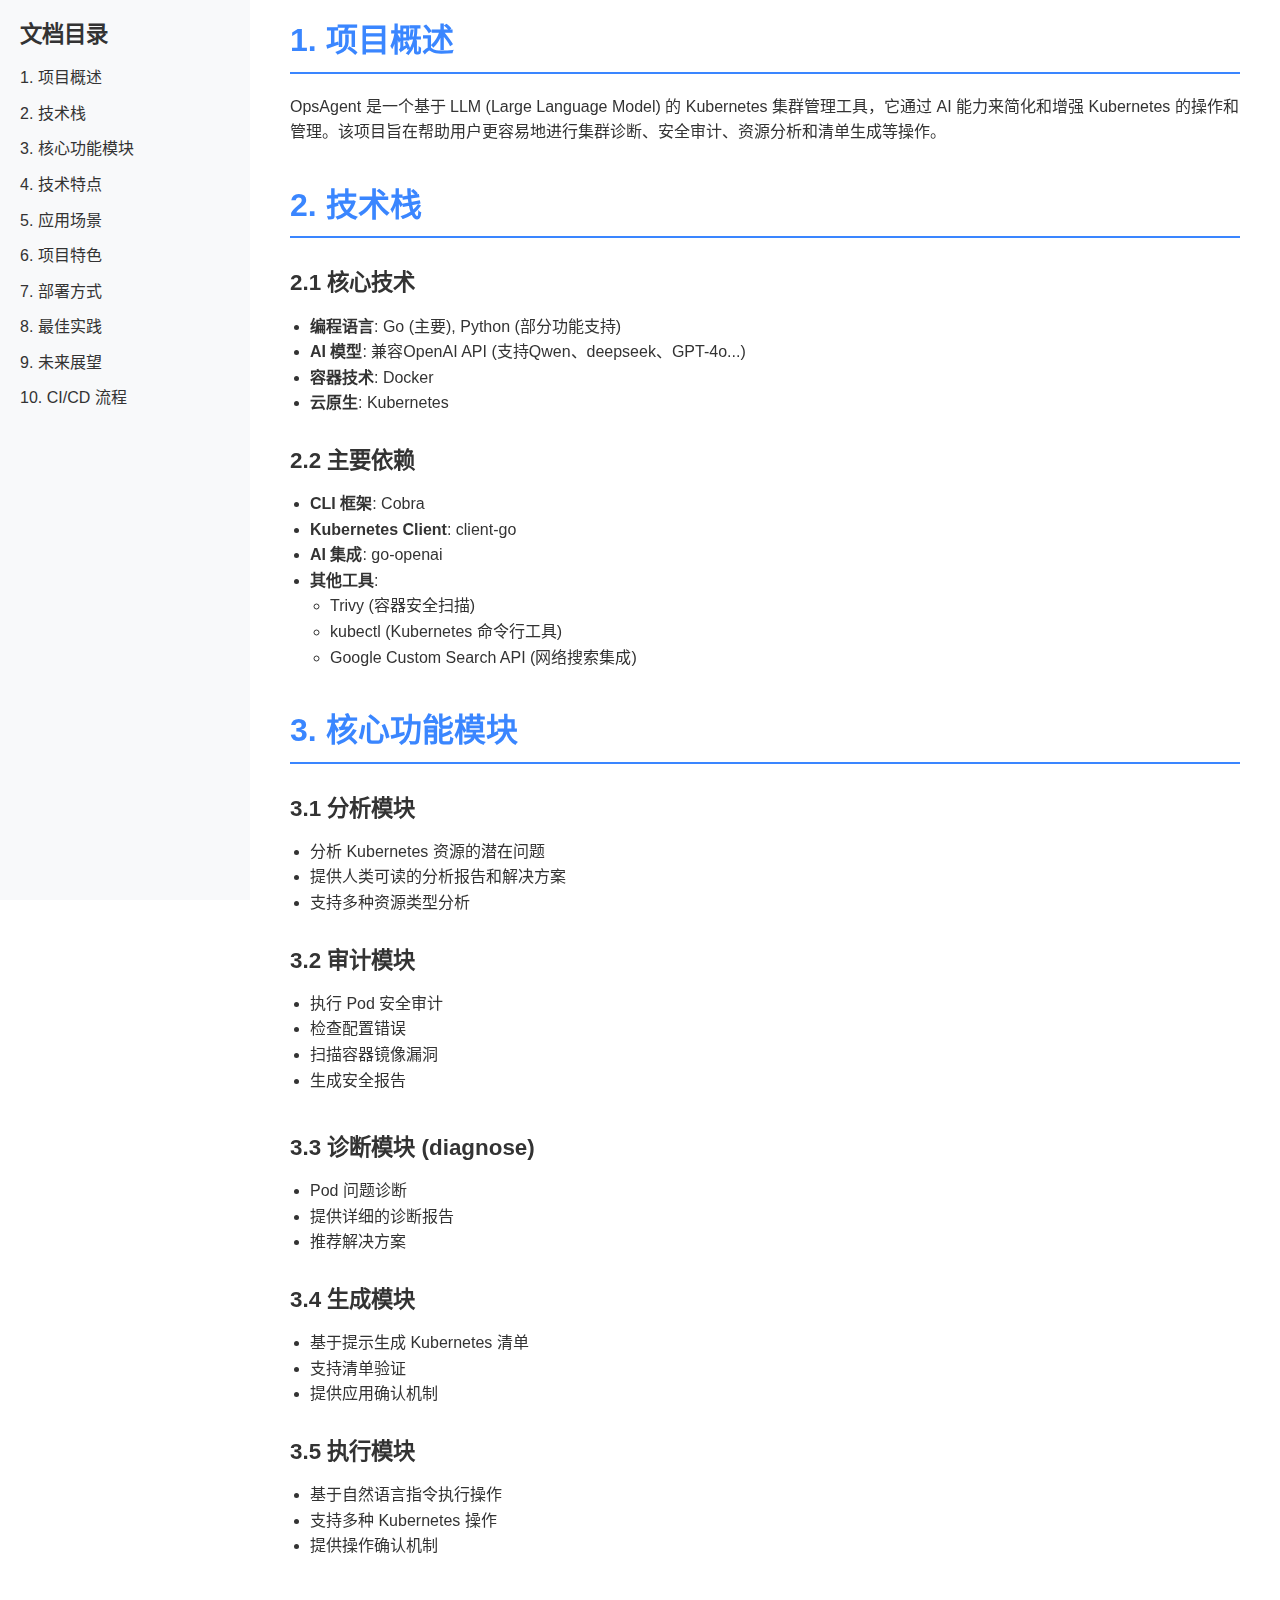
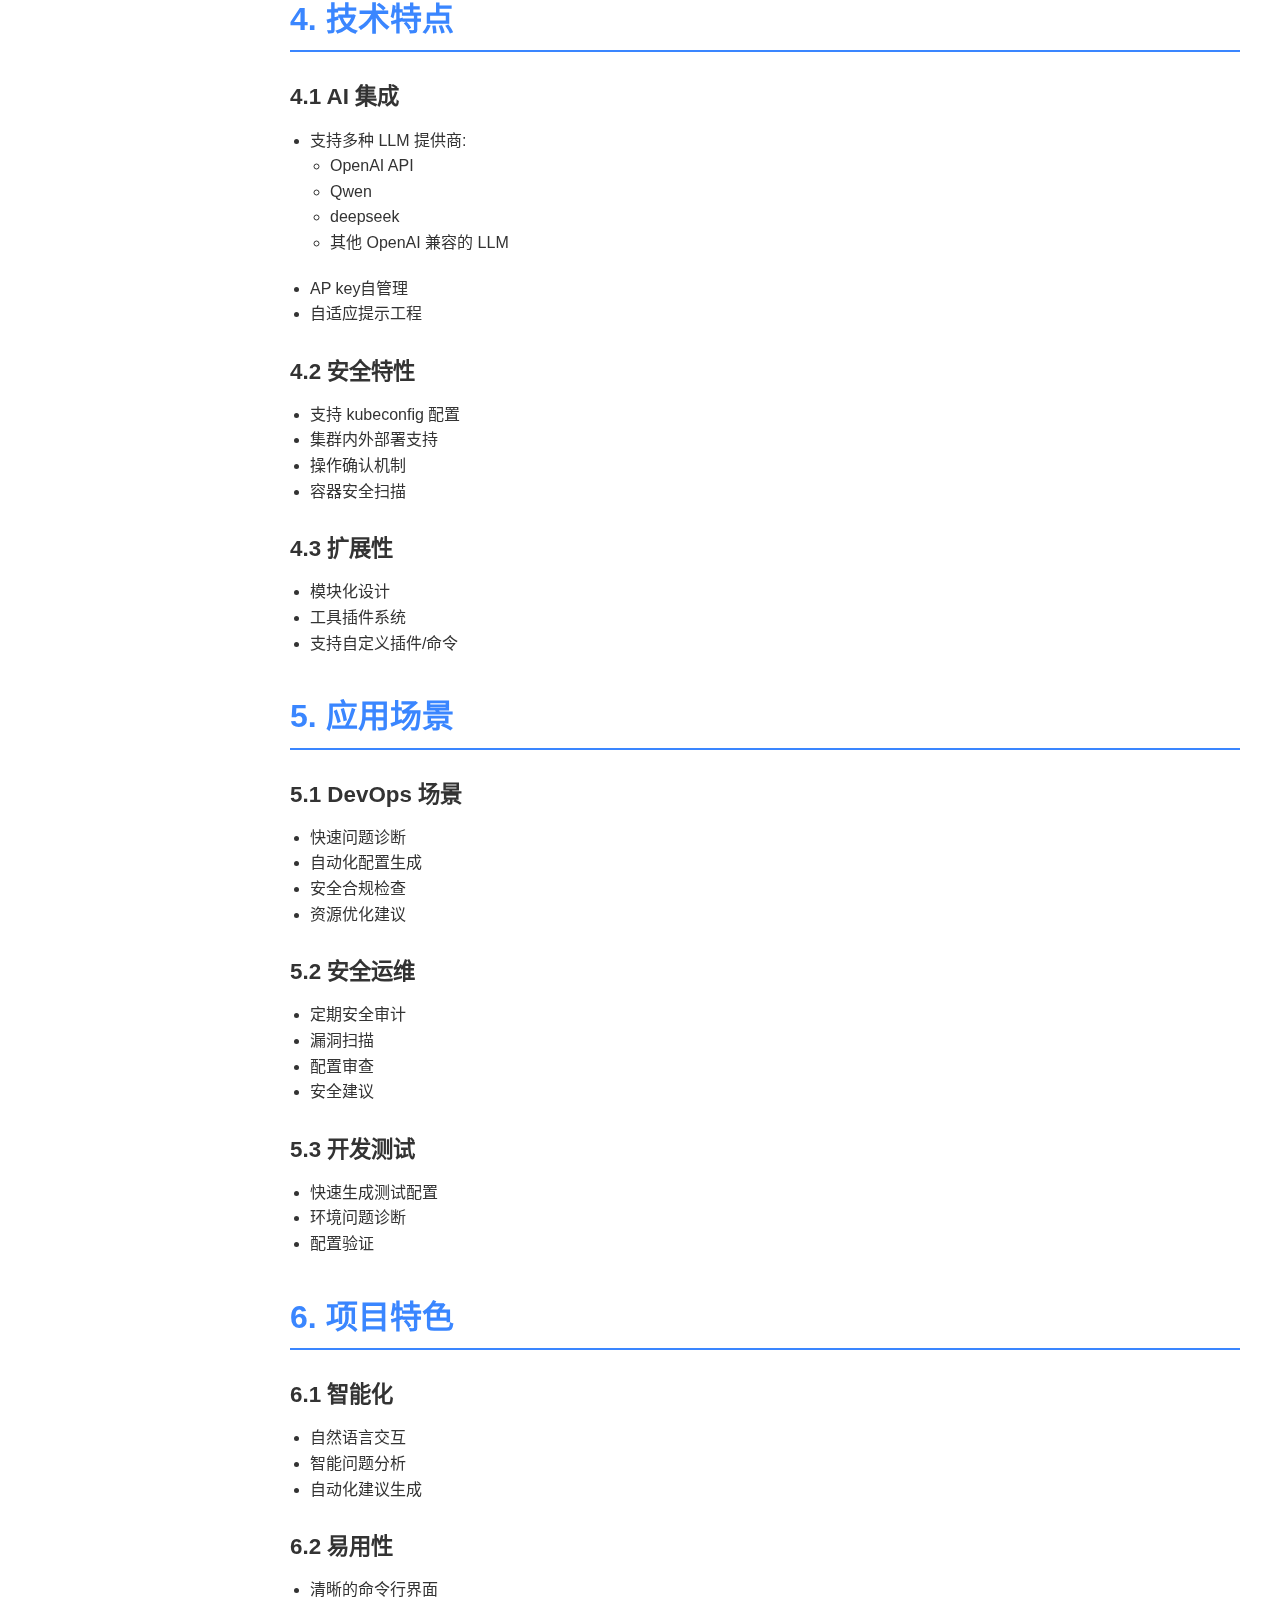
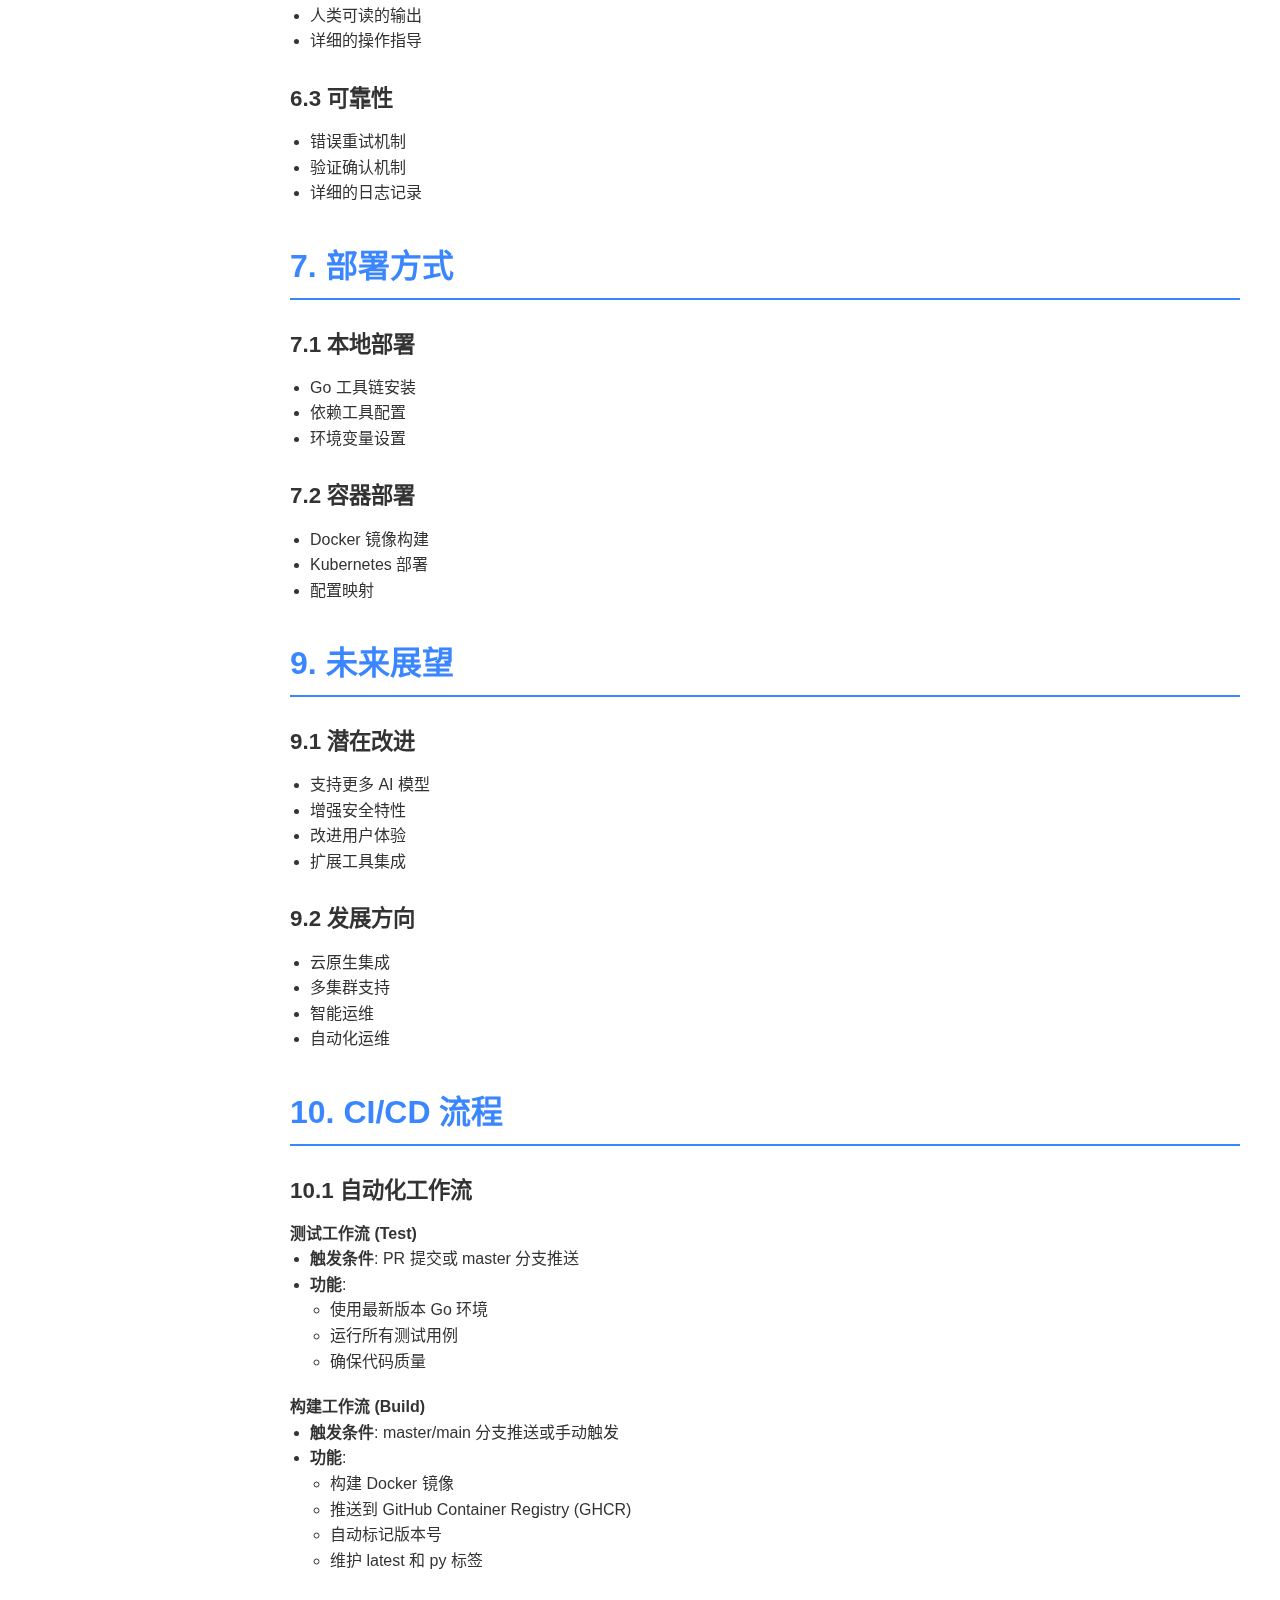
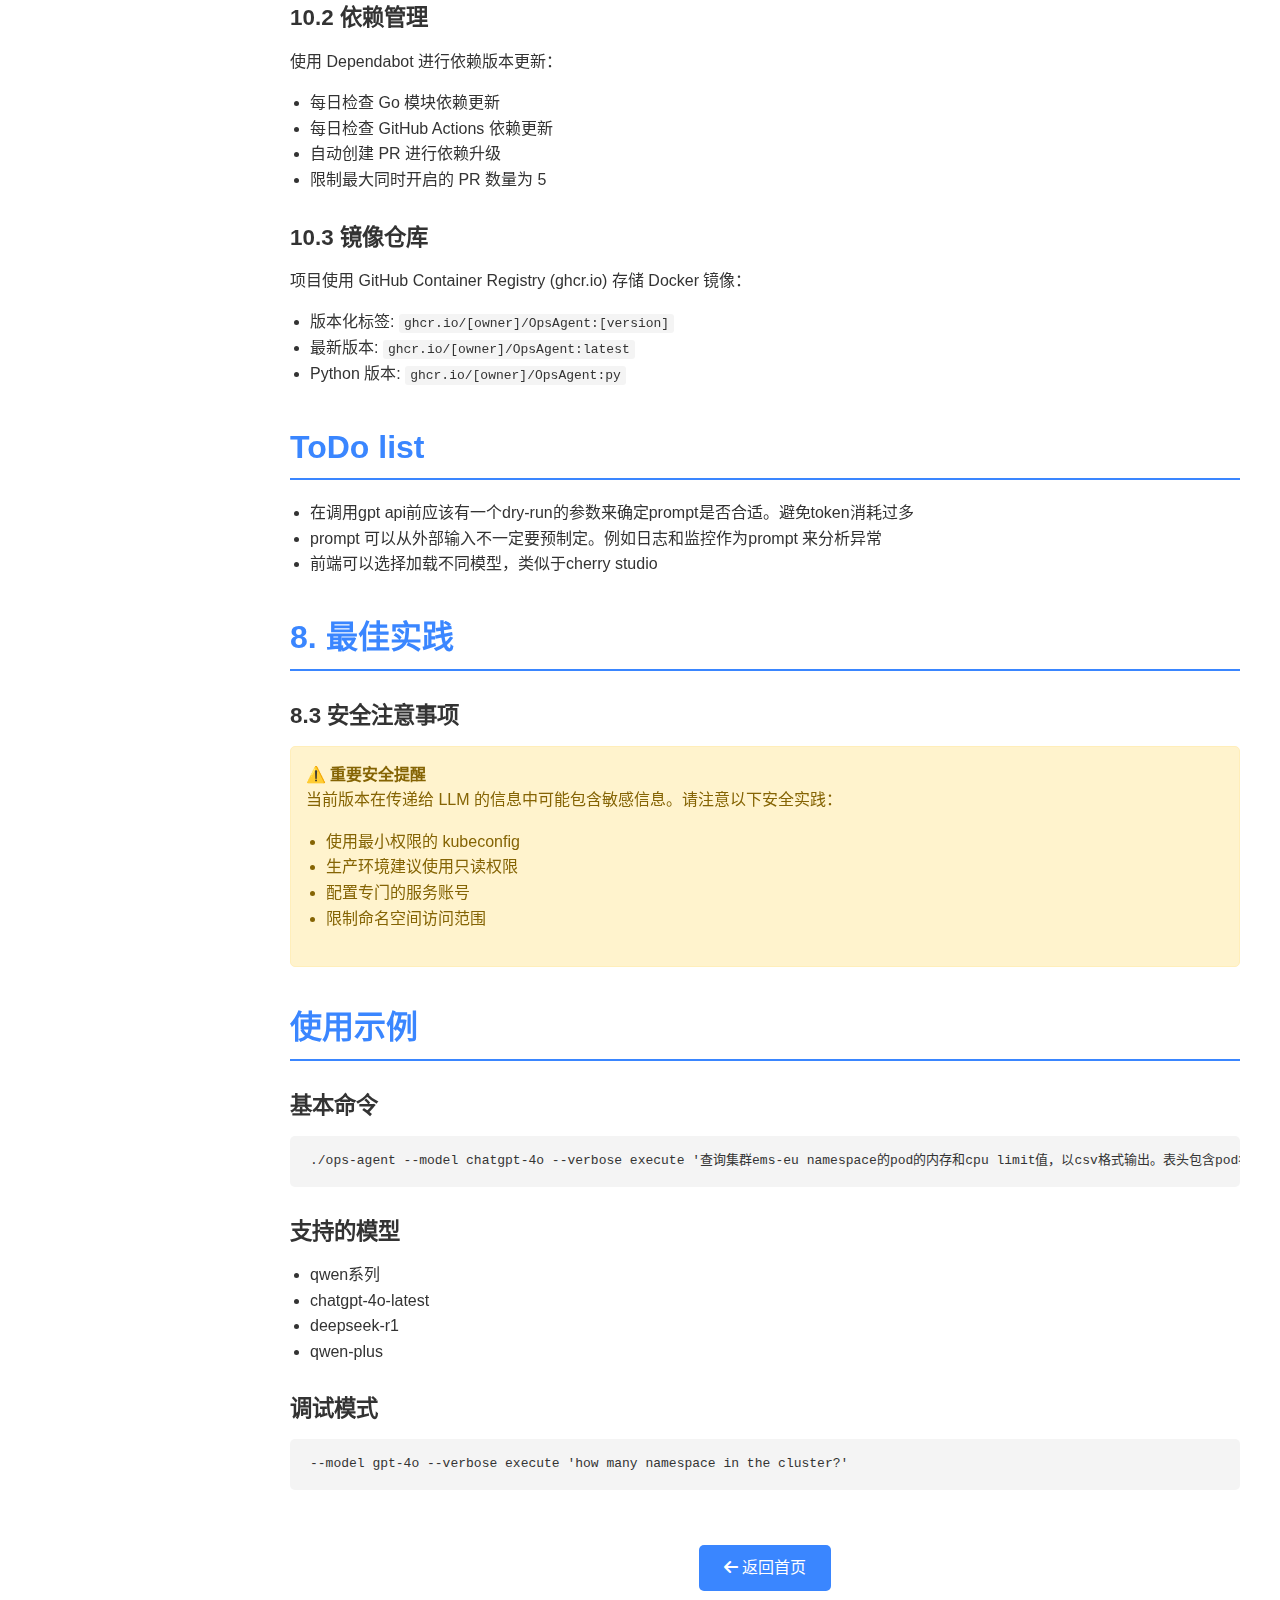
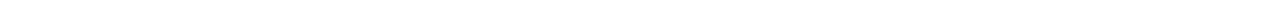
<file: page/doc.html>
<!DOCTYPE html>
<html lang="zh-CN">
<head>
    <meta charset="UTF-8">
    <meta name="viewport" content="width=device-width, initial-scale=1.0">
    <title>OpsAgent 文档</title>
    <link rel="stylesheet" href="style.css">
    <!-- Font Awesome -->
    <link rel="stylesheet" href="https://cdnjs.cloudflare.com/ajax/libs/font-awesome/6.0.0/css/all.min.css">
    <!-- 添加文档页特定样式 -->
    <style>
        /* 文档页面特定样式 */
        .doc-content {
            max-width: 900px;
            margin: 0 auto;
            padding: 20px;
        }
        
        .doc-nav {
            position: fixed;
            left: 0;
            top: 0;
            width: 250px;
            height: 100vh;
            background: #f8f9fa;
            padding: 20px;
            overflow-y: auto;
        }
        
        .doc-main {
            margin-left: 250px;
            padding: 20px 40px;
        }
        
        .doc-nav ul {
            list-style: none;
            padding: 0;
        }
        
        .doc-nav li {
            margin-bottom: 10px;
        }
        
        .doc-nav a {
            color: var(--dark-color);
            text-decoration: none;
        }
        
        .doc-nav a:hover {
            color: var(--primary-color);
        }
        
        .doc-section {
            margin-bottom: 40px;
        }
        
        .doc-section h2 {
            color: var(--primary-color);
            border-bottom: 2px solid var(--primary-color);
            padding-bottom: 10px;
            margin-bottom: 20px;
            text-align: left;
        }
        
        .doc-section h3 {
            color: var(--dark-color);
            margin-top: 30px;
        }
        
        .doc-section ul, .doc-section ol {
            padding-left: 20px;
            margin-bottom: 20px;
        }
        
        .doc-section code {
            background: #f4f4f4;
            padding: 2px 5px;
            border-radius: 3px;
            font-family: monospace;
        }
        
        .doc-section pre {
            background: #f4f4f4;
            padding: 15px;
            border-radius: 5px;
            overflow-x: auto;
            margin-bottom: 20px;
        }
        
        /* 警告提示框样式 */
        .warning-box {
            background-color: #fff3cd;
            border: 1px solid #ffeeba;
            color: #856404;
            padding: 15px;
            border-radius: 5px;
            margin-bottom: 20px;
        }
        
        @media (max-width: 768px) {
            .doc-nav {
                display: none;
            }
            .doc-main {
                margin-left: 0;
            }
        }
    </style>
</head>
<body>
    <!-- 导航栏 -->
    <nav class="doc-nav">
        <h3>文档目录</h3>
        <ul>
            <li><a href="#overview">1. 项目概述</a></li>
            <li><a href="#tech-stack">2. 技术栈</a></li>
            <li><a href="#core-modules">3. 核心功能模块</a></li>
            <li><a href="#features">4. 技术特点</a></li>
            <li><a href="#scenarios">5. 应用场景</a></li>
            <li><a href="#highlights">6. 项目特色</a></li>
            <li><a href="#deployment">7. 部署方式</a></li>
            <li><a href="#best-practices">8. 最佳实践</a></li>
            <li><a href="#future">9. 未来展望</a></li>
            <li><a href="#cicd">10. CI/CD 流程</a></li>
        </ul>
    </nav>

    <!-- 主要内容区 -->
    <main class="doc-main">
        <div class="doc-section" id="overview">
            <h2>1. 项目概述</h2>
            <p>OpsAgent 是一个基于 LLM (Large Language Model) 的 Kubernetes 集群管理工具，它通过 AI 能力来简化和增强 Kubernetes 的操作和管理。该项目旨在帮助用户更容易地进行集群诊断、安全审计、资源分析和清单生成等操作。</p>
        </div>

        <div class="doc-section" id="tech-stack">
            <h2>2. 技术栈</h2>
            <h3>2.1 核心技术</h3>
            <ul>
                <li><strong>编程语言</strong>: Go (主要), Python (部分功能支持)</li>
                <li><strong>AI 模型</strong>: 兼容OpenAI API (支持Qwen、deepseek、GPT-4o...)</li>
                <li><strong>容器技术</strong>: Docker</li>
                <li><strong>云原生</strong>: Kubernetes</li>
            </ul>

            <h3>2.2 主要依赖</h3>
            <ul>
                <li><strong>CLI 框架</strong>: Cobra</li>
                <li><strong>Kubernetes Client</strong>: client-go</li>
                <li><strong>AI 集成</strong>: go-openai</li>
                <li><strong>其他工具</strong>:
                    <ul>
                        <li>Trivy (容器安全扫描)</li>
                        <li>kubectl (Kubernetes 命令行工具)</li>
                        <li>Google Custom Search API (网络搜索集成)</li>
                    </ul>
                </li>
            </ul>
        </div>

        <div class="doc-section" id="core-modules">
            <h2>3. 核心功能模块</h2>
            <h3>3.1 分析模块 </h3>
            <ul>
                <li>分析 Kubernetes 资源的潜在问题</li>
                <li>提供人类可读的分析报告和解决方案</li>
                <li>支持多种资源类型分析</li>
            </ul>

            <h3>3.2 审计模块</h3>
            <ul>
                <li>执行 Pod 安全审计</li>
                <li>检查配置错误</li>
                <li>扫描容器镜像漏洞</li>
                <li>生成安全报告</li>
            </ul>

            <!-- 其他模块内容... -->
        </div>
<!-- 在 doc.html 的 main.doc-main 部分添加以下内容 -->

<!-- 补充诊断和生成模块 -->
<div class="doc-section" id="core-modules">
    <!-- ... 已有的分析模块和审计模块内容保持不变 ... -->
    
    <h3>3.3 诊断模块 (diagnose)</h3>
    <ul>
        <li>Pod 问题诊断</li>
        <li>提供详细的诊断报告</li>
        <li>推荐解决方案</li>
    </ul>

    <h3>3.4 生成模块</h3>
    <ul>
        <li>基于提示生成 Kubernetes 清单</li>
        <li>支持清单验证</li>
        <li>提供应用确认机制</li>
    </ul>

    <h3>3.5 执行模块 </h3>
    <ul>
        <li>基于自然语言指令执行操作</li>
        <li>支持多种 Kubernetes 操作</li>
        <li>提供操作确认机制</li>
    </ul>
</div>

<!-- 添加技术特点部分 -->
<div class="doc-section" id="features">
    <h2>4. 技术特点</h2>
    
    <h3>4.1 AI 集成</h3>
    <ul>
        <li>支持多种 LLM 提供商:
            <ul>
                <li>OpenAI API</li>
                <li>Qwen</li>
                <li>deepseek</li>
                <li>其他 OpenAI 兼容的 LLM</li>
            </ul>
        </li>
        <li>AP key自管理</li>
        <li>自适应提示工程</li>
    </ul>

    <h3>4.2 安全特性</h3>
    <ul>
        <li>支持 kubeconfig 配置</li>
        <li>集群内外部署支持</li>
        <li>操作确认机制</li>
        <li>容器安全扫描</li>
    </ul>

    <h3>4.3 扩展性</h3>
    <ul>
        <li>模块化设计</li>
        <li>工具插件系统</li>
        <li>支持自定义插件/命令</li>
    </ul>
</div>

<!-- 添加应用场景部分 -->
<div class="doc-section" id="scenarios">
    <h2>5. 应用场景</h2>
    
    <h3>5.1 DevOps 场景</h3>
    <ul>
        <li>快速问题诊断</li>
        <li>自动化配置生成</li>
        <li>安全合规检查</li>
        <li>资源优化建议</li>
    </ul>

    <h3>5.2 安全运维</h3>
    <ul>
        <li>定期安全审计</li>
        <li>漏洞扫描</li>
        <li>配置审查</li>
        <li>安全建议</li>
    </ul>

    <h3>5.3 开发测试</h3>
    <ul>
        <li>快速生成测试配置</li>
        <li>环境问题诊断</li>
        <li>配置验证</li>
    </ul>
</div>

<!-- 添加项目特色部分 -->
<div class="doc-section" id="highlights">
    <h2>6. 项目特色</h2>
    
    <h3>6.1 智能化</h3>
    <ul>
        <li>自然语言交互</li>
        <li>智能问题分析</li>
        <li>自动化建议生成</li>
    </ul>

    <h3>6.2 易用性</h3>
    <ul>
        <li>清晰的命令行界面</li>
        <li>人类可读的输出</li>
        <li>详细的操作指导</li>
    </ul>

    <h3>6.3 可靠性</h3>
    <ul>
        <li>错误重试机制</li>
        <li>验证确认机制</li>
        <li>详细的日志记录</li>
    </ul>
</div>

<!-- 添加部署方式部分 -->
<div class="doc-section" id="deployment">
    <h2>7. 部署方式</h2>
    
    <h3>7.1 本地部署</h3>
    <ul>
        <li>Go 工具链安装</li>
        <li>依赖工具配置</li>
        <li>环境变量设置</li>
    </ul>

    <h3>7.2 容器部署</h3>
    <ul>
        <li>Docker 镜像构建</li>
        <li>Kubernetes 部署</li>
        <li>配置映射</li>
    </ul>
</div>

<!-- 添加未来展望部分 -->
<div class="doc-section" id="future">
    <h2>9. 未来展望</h2>
    
    <h3>9.1 潜在改进</h3>
    <ul>
        <li>支持更多 AI 模型</li>
        <li>增强安全特性</li>
        <li>改进用户体验</li>
        <li>扩展工具集成</li>
    </ul>

    <h3>9.2 发展方向</h3>
    <ul>
        <li>云原生集成</li>
        <li>多集群支持</li>
        <li>智能运维</li>
        <li>自动化运维</li>
    </ul>
</div>

<!-- 添加 CI/CD 流程部分 -->
<div class="doc-section" id="cicd">
    <h2>10. CI/CD 流程</h2>
    
    <h3>10.1 自动化工作流</h3>
    
    <h4>测试工作流 (Test)</h4>
    <ul>
        <li><strong>触发条件</strong>: PR 提交或 master 分支推送</li>
        <li><strong>功能</strong>:
            <ul>
                <li>使用最新版本 Go 环境</li>
                <li>运行所有测试用例</li>
                <li>确保代码质量</li>
            </ul>
        </li>
    </ul>

    <h4>构建工作流 (Build)</h4>
    <ul>
        <li><strong>触发条件</strong>: master/main 分支推送或手动触发</li>
        <li><strong>功能</strong>:
            <ul>
                <li>构建 Docker 镜像</li>
                <li>推送到 GitHub Container Registry (GHCR)</li>
                <li>自动标记版本号</li>
                <li>维护 latest 和 py 标签</li>
            </ul>
        </li>
    </ul>

    <h3>10.2 依赖管理</h3>
    <p>使用 Dependabot 进行依赖版本更新：</p>
    <ul>
        <li>每日检查 Go 模块依赖更新</li>
        <li>每日检查 GitHub Actions 依赖更新</li>
        <li>自动创建 PR 进行依赖升级</li>
        <li>限制最大同时开启的 PR 数量为 5</li>
    </ul>

    <h3>10.3 镜像仓库</h3>
    <p>项目使用 GitHub Container Registry (ghcr.io) 存储 Docker 镜像：</p>
    <ul>
        <li>版本化标签: <code>ghcr.io/[owner]/OpsAgent:[version]</code></li>
        <li>最新版本: <code>ghcr.io/[owner]/OpsAgent:latest</code></li>
        <li>Python 版本: <code>ghcr.io/[owner]/OpsAgent:py</code></li>
    </ul>
</div>

<!-- 添加 ToDo list 部分 -->
<div class="doc-section" id="todo">
    <h2>ToDo list</h2>
    <ul>
        <li>在调用gpt api前应该有一个dry-run的参数来确定prompt是否合适。避免token消耗过多</li>
        <li>prompt 可以从外部输入不一定要预制定。例如日志和监控作为prompt 来分析异常</li>
        <li>前端可以选择加载不同模型，类似于cherry studio</li>
    </ul>
</div>
        <div class="doc-section" id="best-practices">
            <h2>8. 最佳实践</h2>
            <h3>8.3 安全注意事项</h3>
            <div class="warning-box">
                <h4>⚠️ 重要安全提醒</h4>
                <p>当前版本在传递给 LLM 的信息中可能包含敏感信息。请注意以下安全实践：</p>
                <ul>
                    <li>使用最小权限的 kubeconfig</li>
                    <li>生产环境建议使用只读权限</li>
                    <li>配置专门的服务账号</li>
                    <li>限制命名空间访问范围</li>
                </ul>
            </div>
        </div>

        <!-- 使用示例部分 -->
        <div class="doc-section" id="usage">
            <h2>使用示例</h2>
            <h3>基本命令</h3>
            <pre><code>./ops-agent --model chatgpt-4o --verbose execute '查询集群ems-eu namespace的pod的内存和cpu limit值，以csv格式输出。表头包含pod名称、cpu、内存'</code></pre>
            
            <h3>支持的模型</h3>
            <ul>
                <li>qwen系列</li>
                <li>chatgpt-4o-latest</li>
                <li>deepseek-r1</li>
                <li>qwen-plus</li>
            </ul>

            <h3>调试模式</h3>
            <pre><code>--model gpt-4o --verbose execute 'how many namespace in the cluster?'</code></pre>
        </div>

        <!-- 返回首页按钮 -->
        <div style="text-align: center; margin-top: 50px;">
            <a href="index.html" class="btn btn-primary">
                <i class="fas fa-arrow-left"></i> 返回首页
            </a>
        </div>
    </main>
</body>
</html>
</file>
<file: page/style.css>
/* 基本重置和全局样式 */
:root {
    --primary-color: #3a86ff; /* 蓝色系主色 */
    --secondary-color: #ffbe0b; /* 黄色系辅助色 (可选) */
    --dark-color: #333;
    --light-color: #f4f4f4;
    --white-color: #fff;
    --grey-color: #666;
    --section-padding: 60px 0;
}

* {
    box-sizing: border-box;
    margin: 0;
    padding: 0;
}

body {
    font-family: -apple-system, BlinkMacSystemFont, 'Segoe UI', Roboto, Helvetica, Arial, sans-serif;
    line-height: 1.6;
    color: var(--dark-color);
    background-color: var(--white-color);
}

h1, h2, h3 {
    margin-bottom: 1rem;
    line-height: 1.3;
}

h1 { font-size: 2.8rem; font-weight: 700;}
h2 { font-size: 2rem; font-weight: 600; text-align: center; margin-bottom: 2.5rem; }
h3 { font-size: 1.4rem; font-weight: 600;}

p {
    margin-bottom: 1rem;
}

a {
    color: var(--primary-color);
    text-decoration: none;
}

a:hover {
    text-decoration: underline;
}

img {
    max-width: 100%;
    height: auto;
    display: block;
}

.container {
    max-width: 1100px;
    margin: 0 auto;
    padding: 0 20px;
}

/* 按钮样式 */
.btn {
    display: inline-block;
    padding: 10px 25px;
    border: none;
    border-radius: 5px;
    cursor: pointer;
    font-size: 1rem;
    margin: 5px;
    transition: background-color 0.3s ease, color 0.3s ease, border-color 0.3s ease;
    text-decoration: none;
    text-align: center;
}

.btn-primary {
    background-color: var(--primary-color);
    color: var(--white-color);
}
.btn-primary:hover {
    background-color: #2a6dcc;
    color: var(--white-color);
    text-decoration: none;
}

.btn-secondary {
    background-color: var(--light-color);
    color: var(--dark-color);
}
.btn-secondary:hover {
    background-color: #e0e0e0;
     color: var(--dark-color);
    text-decoration: none;
}

.btn-outline {
    background-color: transparent;
    color: var(--primary-color);
    border: 1px solid var(--primary-color);
}
.btn-outline:hover {
    background-color: var(--primary-color);
    color: var(--white-color);
     text-decoration: none;
}

.btn-large {
    padding: 15px 35px;
    font-size: 1.1rem;
}

.cta-buttons {
    margin-top: 1.5rem;
}

/* 1. Hero Section */
.hero-section {
    background: linear-gradient(135deg, var(--primary-color) 0%, #5a9eff 100%); /* 渐变背景 */
    color: var(--white-color);
    padding: 100px 0;
    text-align: center;
}

.hero-section h1 {
    font-size: 3.5rem; /* 调整标题大小 */
    margin-bottom: 1rem;
    text-shadow: 1px 1px 3px rgba(0,0,0,0.2);
}

.hero-section .subtitle {
    font-size: 1.3rem;
    margin-bottom: 2rem;
    opacity: 0.9;
}

.hero-section .btn-outline { /* Hero 区的描边按钮适配浅色背景 */
    color: var(--white-color);
    border-color: var(--white-color);
}
.hero-section .btn-outline:hover {
    background-color: var(--white-color);
    color: var(--primary-color);
}


/* 2. Features Section */
.features-section {
    padding: var(--section-padding);
    background-color: var(--light-color);
}

.features-grid {
    display: grid;
    grid-template-columns: repeat(auto-fit, minmax(250px, 1fr)); /* 响应式网格 */
    gap: 2rem;
}

.feature-card {
    background: var(--white-color);
    padding: 2rem 1.5rem;
    text-align: center;
    border-radius: 8px;
    box-shadow: 0 2px 10px rgba(0,0,0,0.1);
    transition: transform 0.3s ease;
}

.feature-card:hover {
    transform: translateY(-5px);
}

.feature-icon {
    font-size: 2.5rem;
    color: var(--primary-color);
    margin-bottom: 1rem;
}

.feature-card h3 {
     margin-bottom: 0.5rem;
}

.feature-card p {
    font-size: 0.95rem;
    color: var(--grey-color);
     margin-bottom: 0; /* 移除卡片内最后p的下边距 */
}

/* 3. Demo Section */
.demo-section {
    padding: var(--section-padding);
}

.demo-content {
    display: flex;
    flex-wrap: wrap; /* 在小屏幕上换行 */
    align-items: center;
    gap: 3rem;
}

.demo-text {
    flex: 1; /* 占据一半空间 */
    min-width: 300px; /* 保证最小宽度 */
}
.demo-text ol {
     margin-left: 1.5rem;
     margin-bottom: 1rem;
}
.demo-text code {
    background-color: #eee;
    padding: 2px 5px;
    border-radius: 3px;
    font-family: monospace;
}


.demo-visual {
    flex: 1; /* 占据另一半空间 */
    min-width: 300px;
    text-align: center; /* 图片居中 */
}
.demo-visual img {
    border: 1px solid #ddd;
    border-radius: 8px;
    box-shadow: 0 4px 15px rgba(0,0,0,0.1);
    margin: 0 auto; /* 确保图片在容器内居中 */
}

/* 4. Tech Section */
.tech-section {
    padding: var(--section-padding);
    background-color: var(--light-color);
}
.tech-content {
    display: flex;
    flex-wrap: wrap;
    align-items: flex-start; /* 顶部对齐 */
    gap: 3rem;
}
.tech-diagram {
     flex: 1;
     min-width: 300px;
     text-align: center;
}
.tech-diagram img {
    border: 1px solid #ccc;
    border-radius: 8px;
    background-color: #fff; /* 给图片加个白底 */
     margin: 0 auto;
}

.tech-stack {
    flex: 1;
     min-width: 300px;
}
.tech-stack h3 {
    margin-bottom: 1rem;
}
.tech-stack p {
    margin-bottom: 0.5rem;
}
.tech-stack strong {
    color: var(--primary-color);
}

/* 5. Community Section */
.community-section {
     padding: var(--section-padding);
     text-align: center; /* 整体居中 */
}

.community-content {
    max-width: 800px; /* 限制内容宽度使其更易读 */
    margin: 0 auto;
}

.badges {
    margin-bottom: 1.5rem;
}
.badges img {
    margin: 0 5px; /* 给徽章之间加点间距 */
    display: inline-block; /* 让图片并排 */
}

.testimonial {
    margin-top: 2rem;
    font-style: italic;
    color: var(--grey-color);
}
.testimonial blockquote {
    margin-bottom: 0.5rem;
    font-size: 1.1rem;
}
.testimonial cite {
    font-style: normal;
    font-weight: bold;
    color: var(--dark-color);
}

/* 6. Bottom CTA Section */
.bottom-cta-section {
    padding: var(--section-padding);
    background-color: var(--primary-color);
    color: var(--white-color);
    text-align: center;
}
.bottom-cta-section h2 {
    color: var(--white-color);
    margin-bottom: 1.5rem;
}
.bottom-cta-section .btn-secondary {
    background-color: var(--white-color);
    color: var(--primary-color);
}
.bottom-cta-section .btn-secondary:hover {
    background-color: #f0f0f0;
}
.bottom-cta-section .btn-outline {
    color: var(--white-color);
    border-color: var(--white-color);
}
.bottom-cta-section .btn-outline:hover {
     background-color: var(--white-color);
    color: var(--primary-color);
}
.bottom-cta-section .cta-buttons .fab { /* Font Awesome 图标 */
    margin-right: 8px;
}


/* Footer */
.footer {
    background-color: var(--dark-color);
    color: #ccc;
    padding: 40px 0;
    font-size: 0.9rem;
}

.footer-content {
    display: flex;
    justify-content: space-between;
    align-items: center;
    flex-wrap: wrap; /* 在小屏幕换行 */
    gap: 1rem;
}

.footer-info p {
    margin-bottom: 0.3rem;
}

.footer-links a {
    color: #ccc;
    margin: 0 10px;
}

.footer-links a:hover {
    color: var(--white-color);
    text-decoration: none;
}

/* 简单的响应式调整 */
@media (max-width: 768px) {
    h1 { font-size: 2.5rem; }
    .hero-section h1 { font-size: 2.8rem; }
    h2 { font-size: 1.8rem; }

    .hero-section { padding: 60px 0; }

    .features-grid {
        grid-template-columns: 1fr; /* 单列显示 */
    }

    .demo-content, .tech-content {
        flex-direction: column; /* 垂直堆叠 */
         gap: 2rem;
    }

    .footer-content {
        flex-direction: column;
        text-align: center;
    }
    .footer-links {
        margin-top: 1rem;
    }
     .footer-links a {
        margin: 0 5px; /* 缩小链接间距 */
    }
}
/* ======================== */
/* 新增: History Section    */
/* ======================== */
.history-section {
    padding: var(--section-padding);
    /* background-color: var(--light-color); /* 可以取消注释以添加背景色 */
}

.history-timeline h4 {
    font-size: 1.2rem;
    color: var(--primary-color);
    margin-top: 1.5rem;
    margin-bottom: 0.8rem;
    border-left: 3px solid var(--primary-color);
    padding-left: 10px;
}

.history-timeline ul {
    list-style: disc;
    margin-left: 20px;
    margin-bottom: 1.5rem;
}
.history-timeline ul li {
    margin-bottom: 0.5rem;
}
.history-timeline ul li strong {
    color: var(--dark-color);
}
.history-timeline ul li em {
    font-style: italic;
    color: var(--grey-color);
    font-size: 0.9em;
}


.changelog-list {
    list-style: none; /* 去掉默认列表样式 */
    padding-left: 0;
    font-family: monospace; /* 使用等宽字体 */
    font-size: 0.9rem;
    background-color: #f8f8f8; /* 轻微背景色 */
    border: 1px solid #eee;
    border-radius: 5px;
    padding: 1rem 1.5rem;
    max-height: 400px; /* 限制最大高度，可滚动 */
    overflow-y: auto; /* 超出部分显示滚动条 */
}

.changelog-list li {
    margin-bottom: 0.6rem;
    line-height: 1.4;
    color: var(--grey-color); /* 默认灰色 */
}
.changelog-list li code { /* 用于包裹整个消息 */
    display: block; /* 让每个条目占一行 */
}

.changelog-list .commit-hash {
    color: var(--primary-color); /* 突出显示 commit hash */
    font-weight: bold;
    margin-right: 8px;
}

.changelog-list li::before { /* 可以用图标代替 */
   /* content: '✓ '; */
   /* color: green; */
   /* margin-right: 5px; */
}

/* 根据 commit 类型可选添加不同颜色区分 (示例) */
.changelog-list li code[class*="feat:"] { color: #2a9d8f; }
.changelog-list li code[class*="fix:"] { color: #e76f51; }
.changelog-list li code[class*="refactor:"] { color: #f4a261; }
.changelog-list li code[class*="chore:"] { color: #a8dadc; }
.changelog-list li code[class*="doc:"] { color: #457b9d; }
.changelog-list li code[class*="init:"] { color: var(--secondary-color); font-weight: bold;} /* 突出 init */

/* ======================== */
/* 新增: Roadmap Section    */
/* ======================== */
.roadmap-section {
    padding: var(--section-padding);
     background-color: var(--light-color); /* 交替背景色 */
}

.roadmap-list {
    display: grid;
    grid-template-columns: repeat(auto-fit, minmax(280px, 1fr));
    gap: 2rem;
    margin-top: 2rem;
}

.roadmap-item {
    background: var(--white-color);
    padding: 1.5rem;
    border-radius: 8px;
    box-shadow: 0 2px 8px rgba(0,0,0,0.08);
    text-align: center;
    /* transition: transform 0.3s ease; */ /* 可选悬浮效果 */
}
/*
.roadmap-item:hover {
    transform: translateY(-3px);
}
*/

.roadmap-icon {
    font-size: 2.2rem;
    color: var(--primary-color);
    margin-bottom: 1rem;
}
.roadmap-icon .fa-file-alt { /* 处理双图标 */
    margin-right: 5px;
}

.roadmap-item h4 {
    font-size: 1.15rem;
    margin-bottom: 0.5rem;
}

.roadmap-item p {
    font-size: 0.95rem;
    color: var(--grey-color);
    margin-bottom: 0;
}


/* 微调：如果 history 和 roadmap 相邻，可以调整间距 */
.history-section + .roadmap-section {
    /* border-top: 1px solid #ddd; /* 可选的分隔线 */
}

/* ============================================= */
/* 新增/替换: History Section (Timeline Style)   */
/* ============================================= */
.history-section {
    padding: var(--section-padding);
    background-color: var(--white-color); /* Or keep var(--light-color) */
}

.timeline-container {
    position: relative;
    max-width: 800px; /* Adjust width as needed */
    margin: 30px auto 0 auto; /* Add top margin */
}

/* The actual timeline line */
.timeline::before {
    content: '';
    position: absolute;
    left: 10px; /* Position the line slightly from the left */
    top: 0;
    bottom: 0;
    width: 4px;
    background: #e0e0e0; /* Light grey line */
    border-radius: 2px;
}

.timeline-item {
    position: relative;
    margin-bottom: 40px; /* Space between items */
    padding-left: 40px; /* Space for the marker and line */
}

/* Last item doesn't need extra bottom margin */
.timeline-item:last-child {
    margin-bottom: 0;
}

/* The circle marker */
.timeline-marker {
    position: absolute;
    left: 0px; /* Align marker with the line's left edge */
    top: 5px; /* Adjust vertical alignment */
    width: 20px;
    height: 20px;
    background-color: var(--white-color); /* White background */
    border: 4px solid var(--primary-color); /* Primary color border */
    border-radius: 50%;
    z-index: 1; /* Ensure marker is above the line */
}

.timeline-content {
    position: relative;
    background-color: var(--light-color); /* Light background for content */
    padding: 15px 20px;
    border-radius: 6px;
    box-shadow: 0 1px 3px rgba(0,0,0,0.1);
}

/* Arrow pointing towards the marker (optional but nice) */
.timeline-content::before {
    content: '';
    position: absolute;
    top: 10px;
    left: -10px; /* Position arrow outside the content box */
    width: 0;
    height: 0;
    border-top: 10px solid transparent;
    border-bottom: 10px solid transparent;
    border-right: 10px solid var(--light-color); /* Arrow color matches content bg */
}


.timeline-date {
    display: block;
    font-size: 0.85em;
    color: var(--grey-color);
    margin-bottom: 8px;
    font-weight: 500;
}

.timeline-content h4 {
    font-size: 1.2rem;
    margin-top: 0;
    margin-bottom: 10px;
    color: var(--primary-color);
}

.timeline-content p {
    font-size: 0.95rem;
    line-height: 1.5;
    margin-bottom: 10px;
    color: var(--dark-color);
}
.timeline-content p:last-child {
    margin-bottom: 0;
}

.commit-ref {
    display: inline-block; /* Or block if needed */
    font-size: 0.85em;
    color: var(--grey-color);
    font-family: monospace;
    margin-top: 8px;
}
.commit-ref code {
    background-color: #e0e0e0;
    padding: 2px 4px;
    border-radius: 3px;
    color: var(--dark-color);
}

/* Basic Responsive: Stack items on smaller screens */
@media (max-width: 600px) {
    .timeline::before {
        left: 10px; /* Keep line on the left */
    }
    .timeline-item {
        padding-left: 40px; /* Maintain padding */
        margin-bottom: 30px;
    }
    .timeline-marker {
        left: 0px; /* Keep marker aligned with line */
    }
    .timeline-content {
        width: 100%; /* Content takes full width */
    }
    .timeline-content::before {
        /* Adjust or remove arrow on small screens if it looks bad */
        left: -8px;
        border-right-width: 8px;
        border-left-width: 0;
        top: 12px;
    }
}
/* ============================================= */

/* 定制开发服务板块样式 */
.custom-dev-section {
    padding: 4rem 0;
    background-color: #f8f9fa;
}

.custom-dev-section .section-intro {
    text-align: center;
    color: #666;
    margin-bottom: 3rem;
}

.custom-dev-grid {
    display: grid;
    grid-template-columns: repeat(auto-fit, minmax(250px, 1fr));
    gap: 2rem;
    margin-bottom: 3rem;
}

.custom-dev-card {
    background: white;
    padding: 2rem;
    border-radius: 8px;
    box-shadow: 0 2px 4px rgba(0,0,0,0.1);
    transition: transform 0.3s ease;
}

.custom-dev-card:hover {
    transform: translateY(-5px);
}

.card-icon {
    font-size: 2rem;
    color: #3a86ff;
    margin-bottom: 1rem;
}

.custom-dev-card h3 {
    color: #333;
    margin-bottom: 1rem;
}

.custom-dev-card ul {
    list-style: none;
    padding: 0;
}

.custom-dev-card ul li {
    margin: 0.5rem 0;
    color: #666;
    padding-left: 1.5rem;
    position: relative;
}

.custom-dev-card ul li:before {
    content: "•";
    color: #3a86ff;
    position: absolute;
    left: 0;
}

.custom-dev-features {
    text-align: center;
    margin: 3rem 0;
}

.features-flex {
    display: flex;
    justify-content: center;
    flex-wrap: wrap;
    gap: 2rem;
    margin-top: 1.5rem;
}

.feature-item {
    display: flex;
    align-items: center;
    gap: 0.5rem;
}

.feature-item i {
    color: #3a86ff;
}

.contact-info {
    text-align: center;
    padding: 2rem;
    background: white;
    border-radius: 8px;
    margin-top: 3rem;
}

.contact-methods {
    display: flex;
    justify-content: center;
    gap: 3rem;
    margin: 2rem 0;
}

.contact-method {
    display: flex;
    align-items: center;
    gap: 0.5rem;
}

.pricing-note {
    color: #666;
    font-style: italic;
    margin-top: 1rem;
}
</file>
